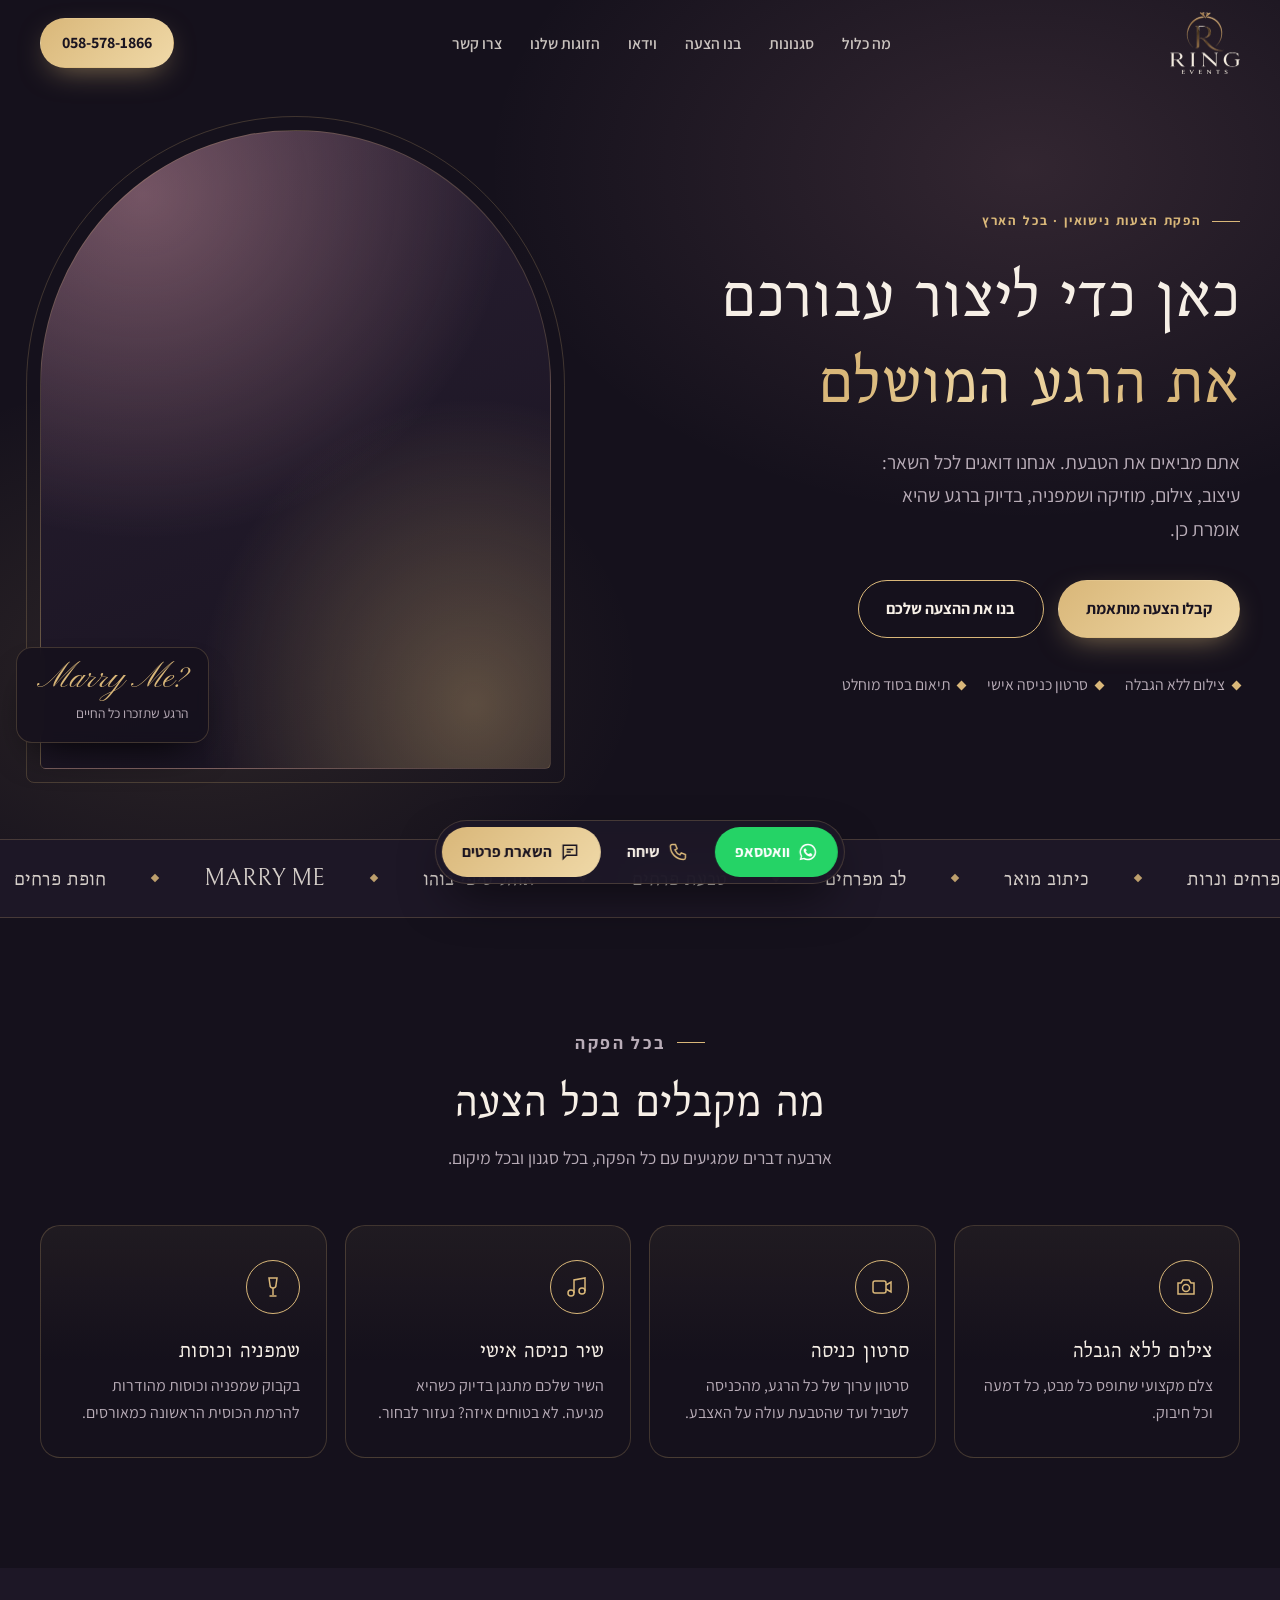
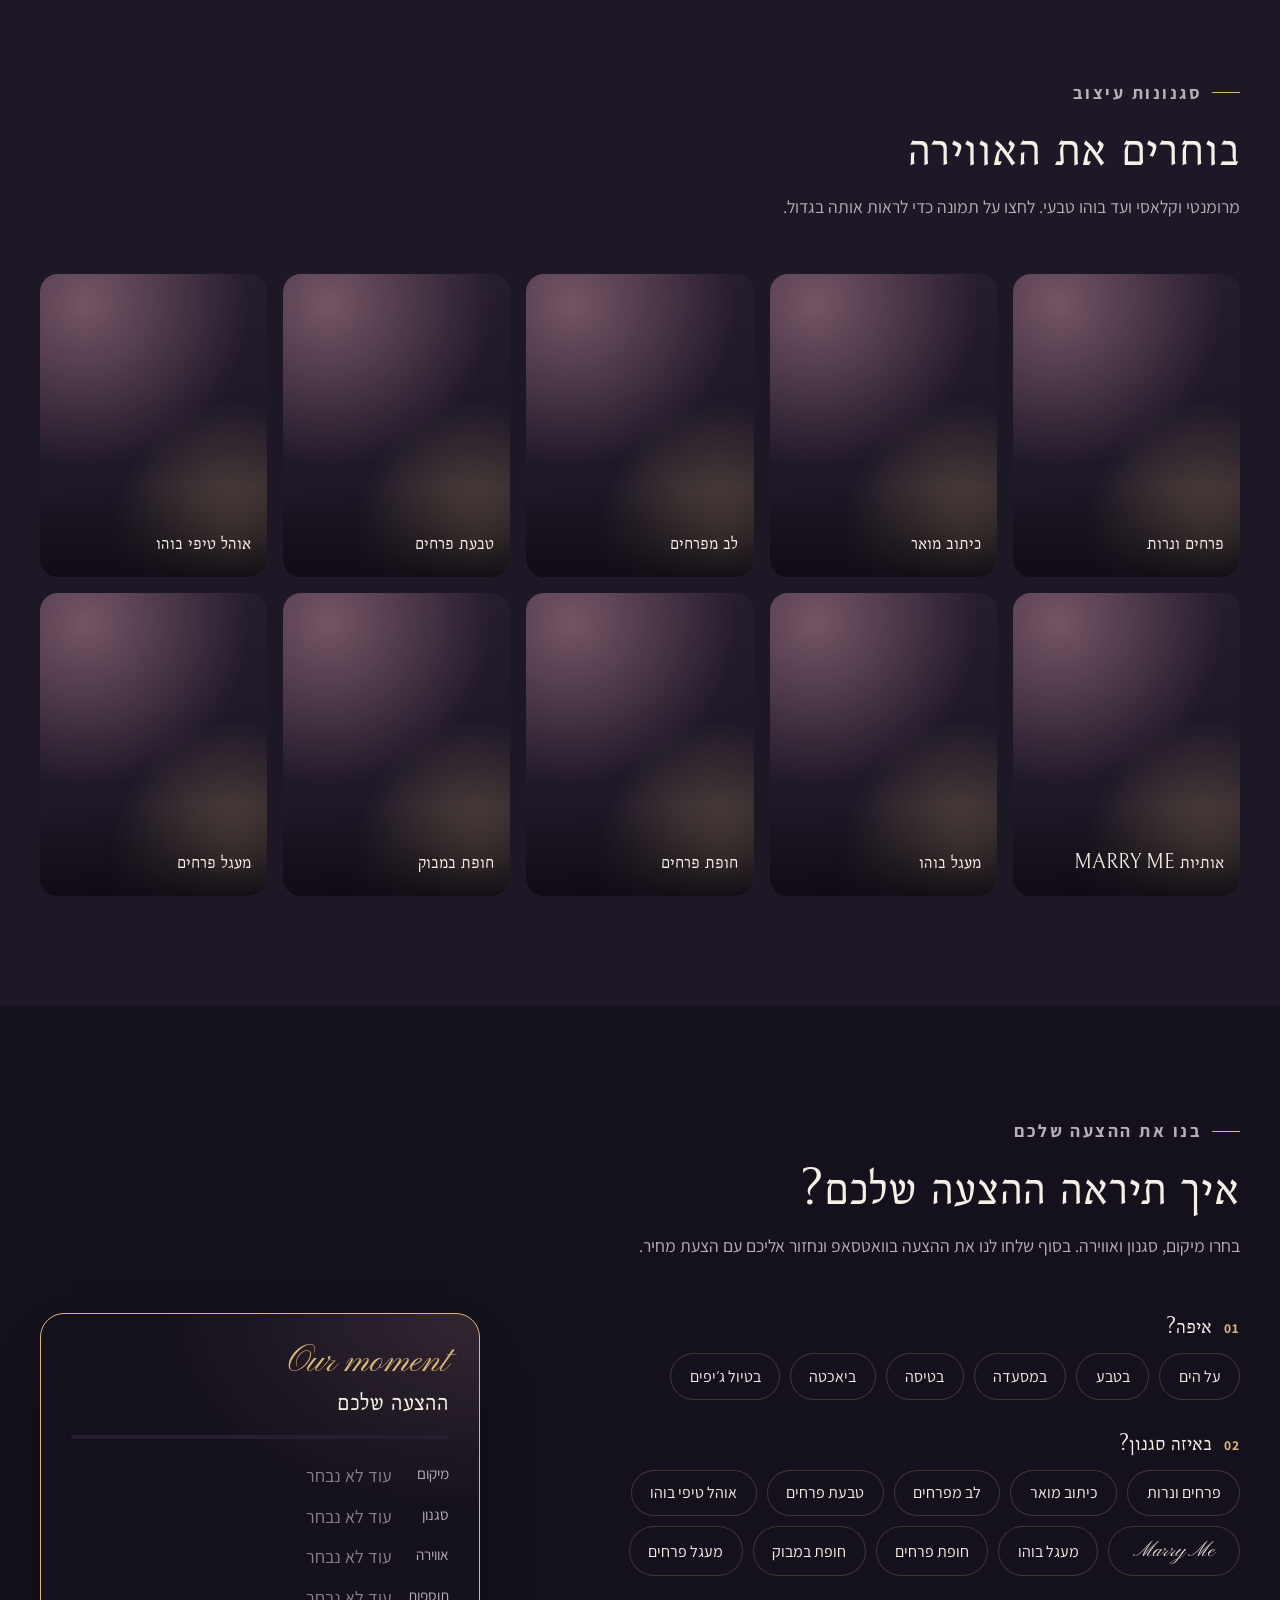
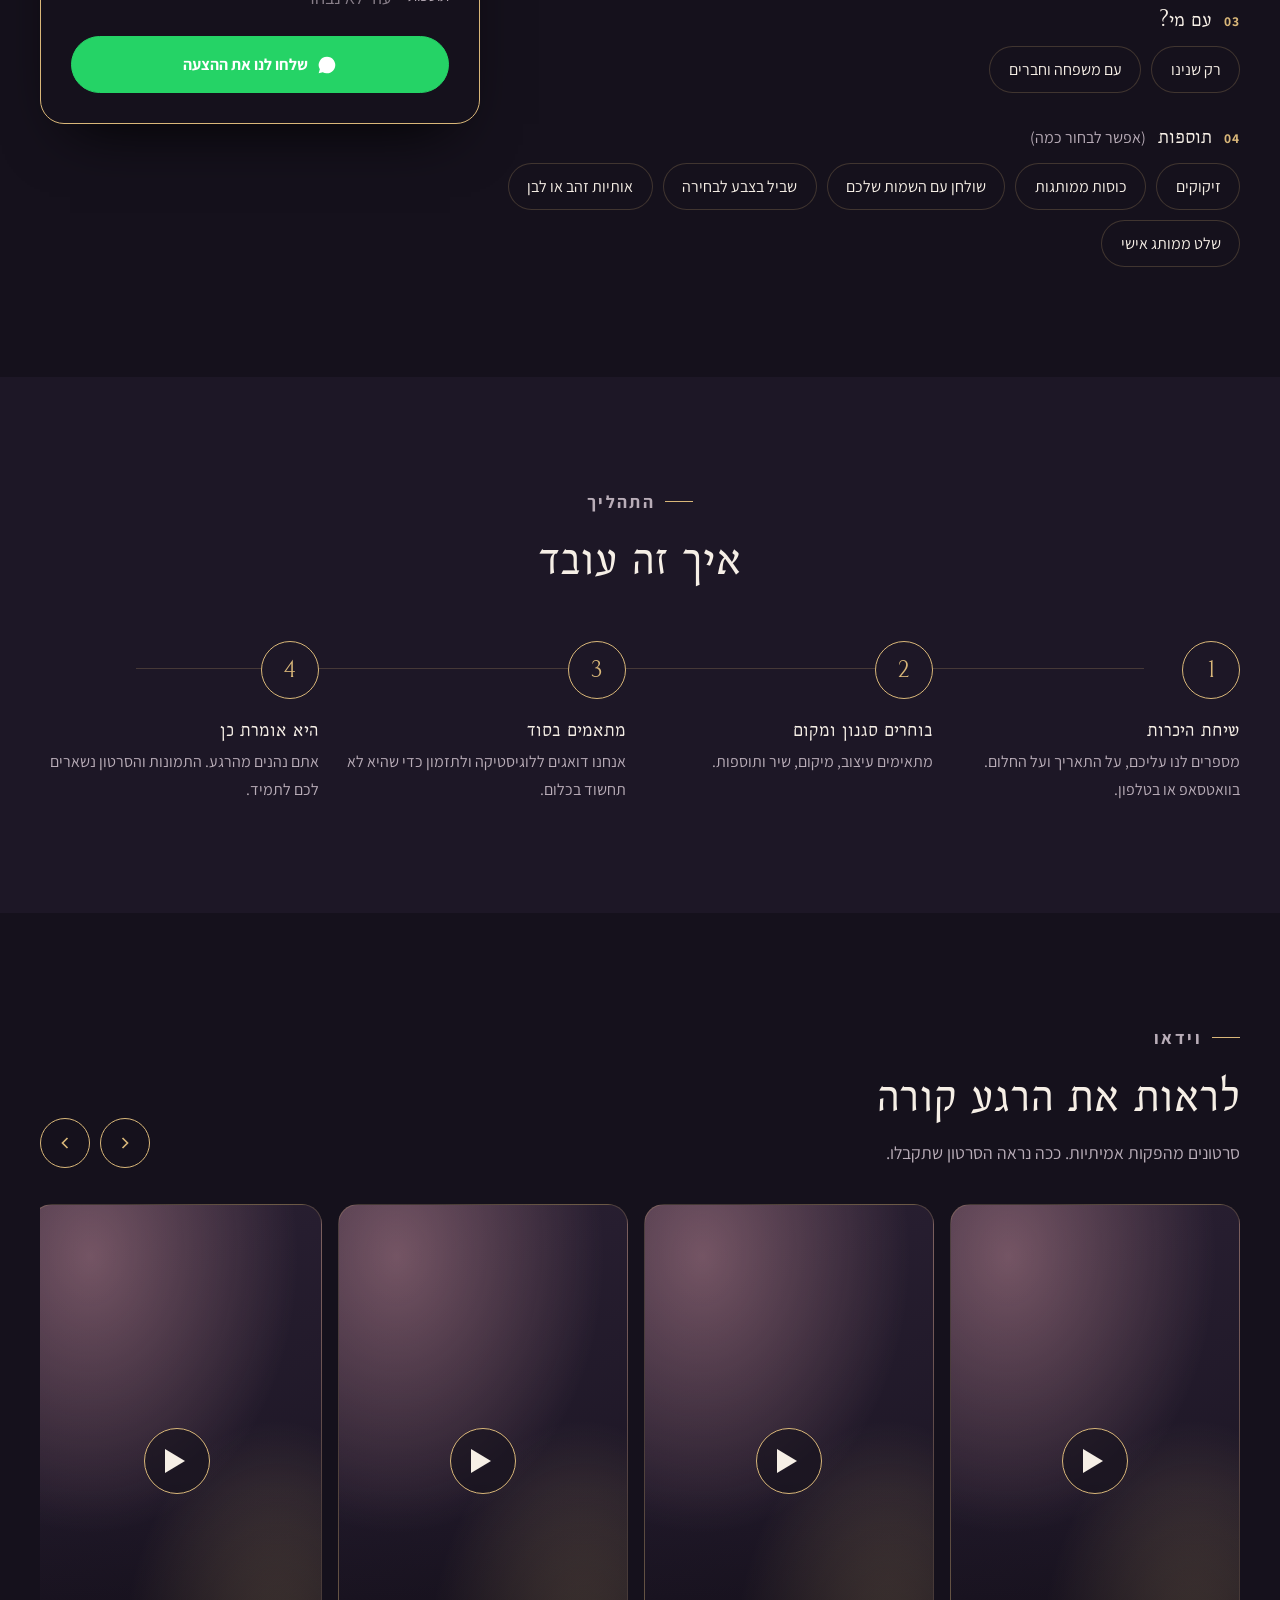
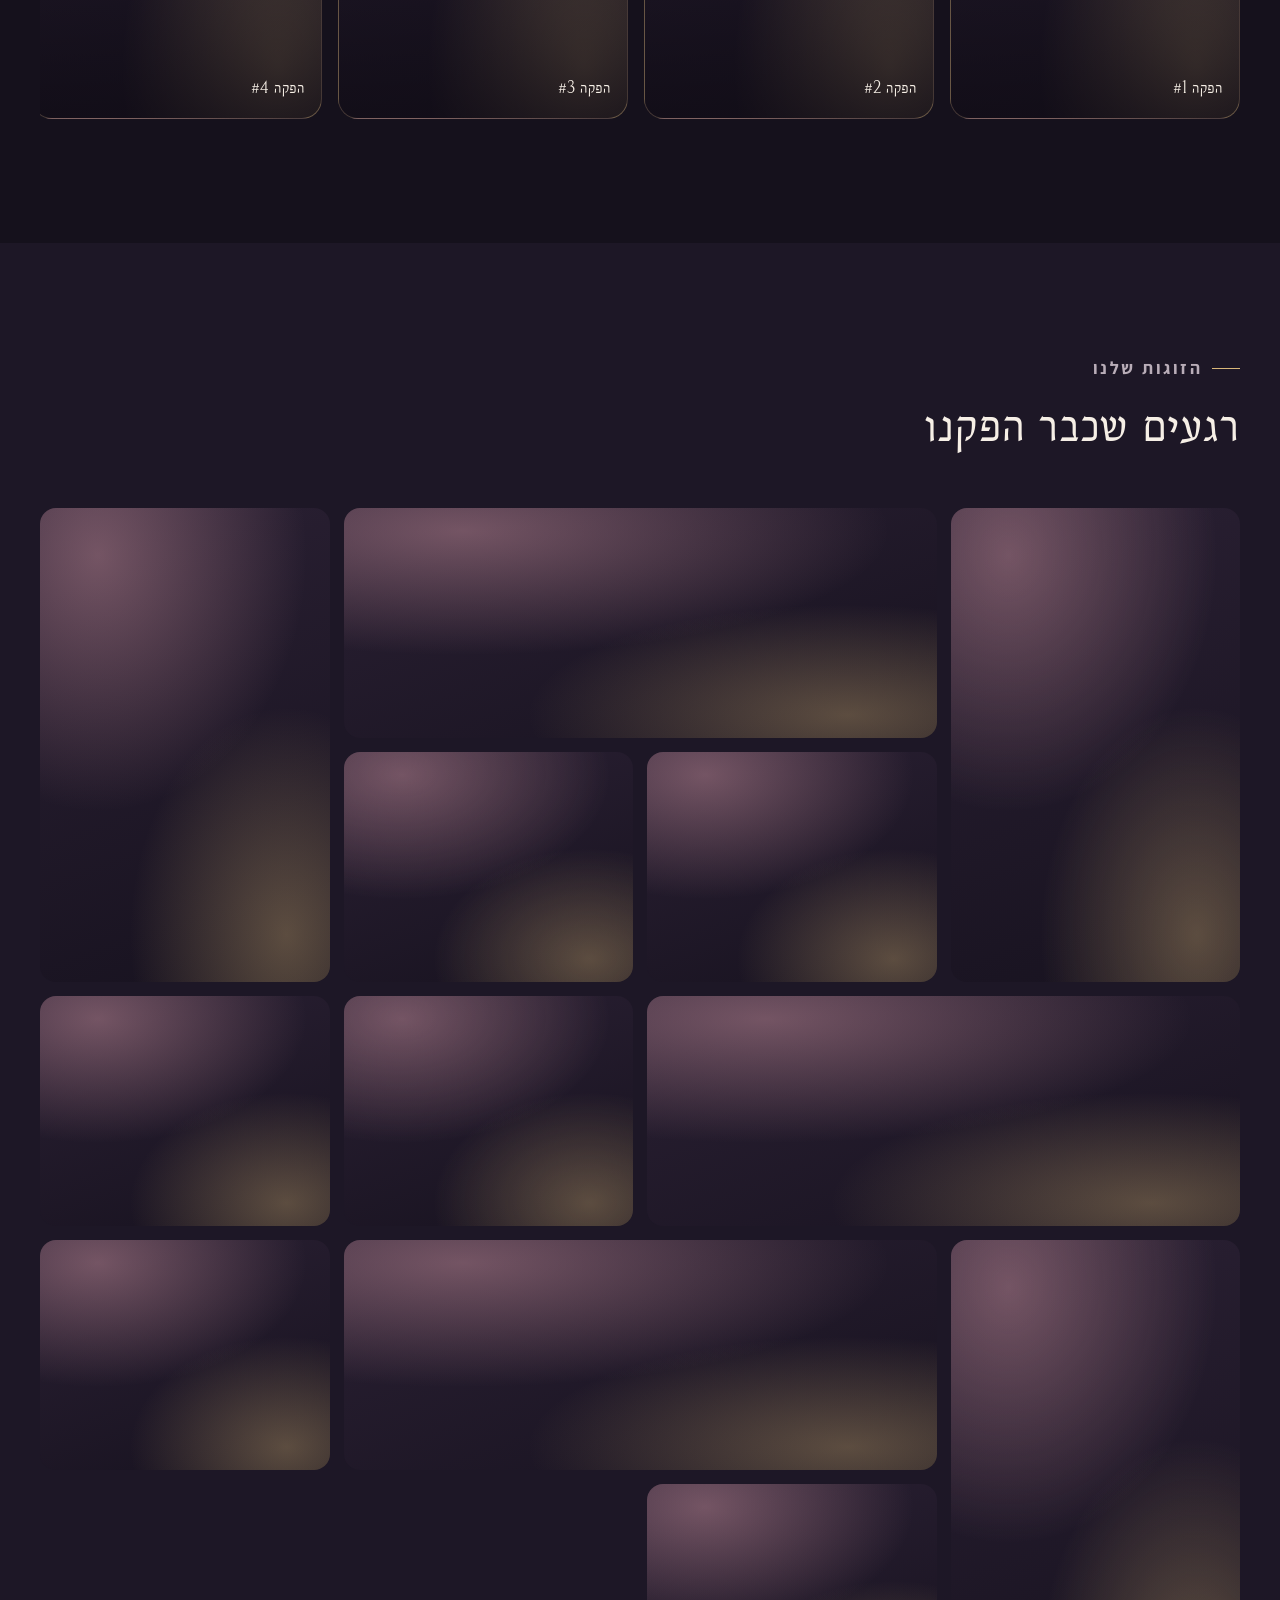
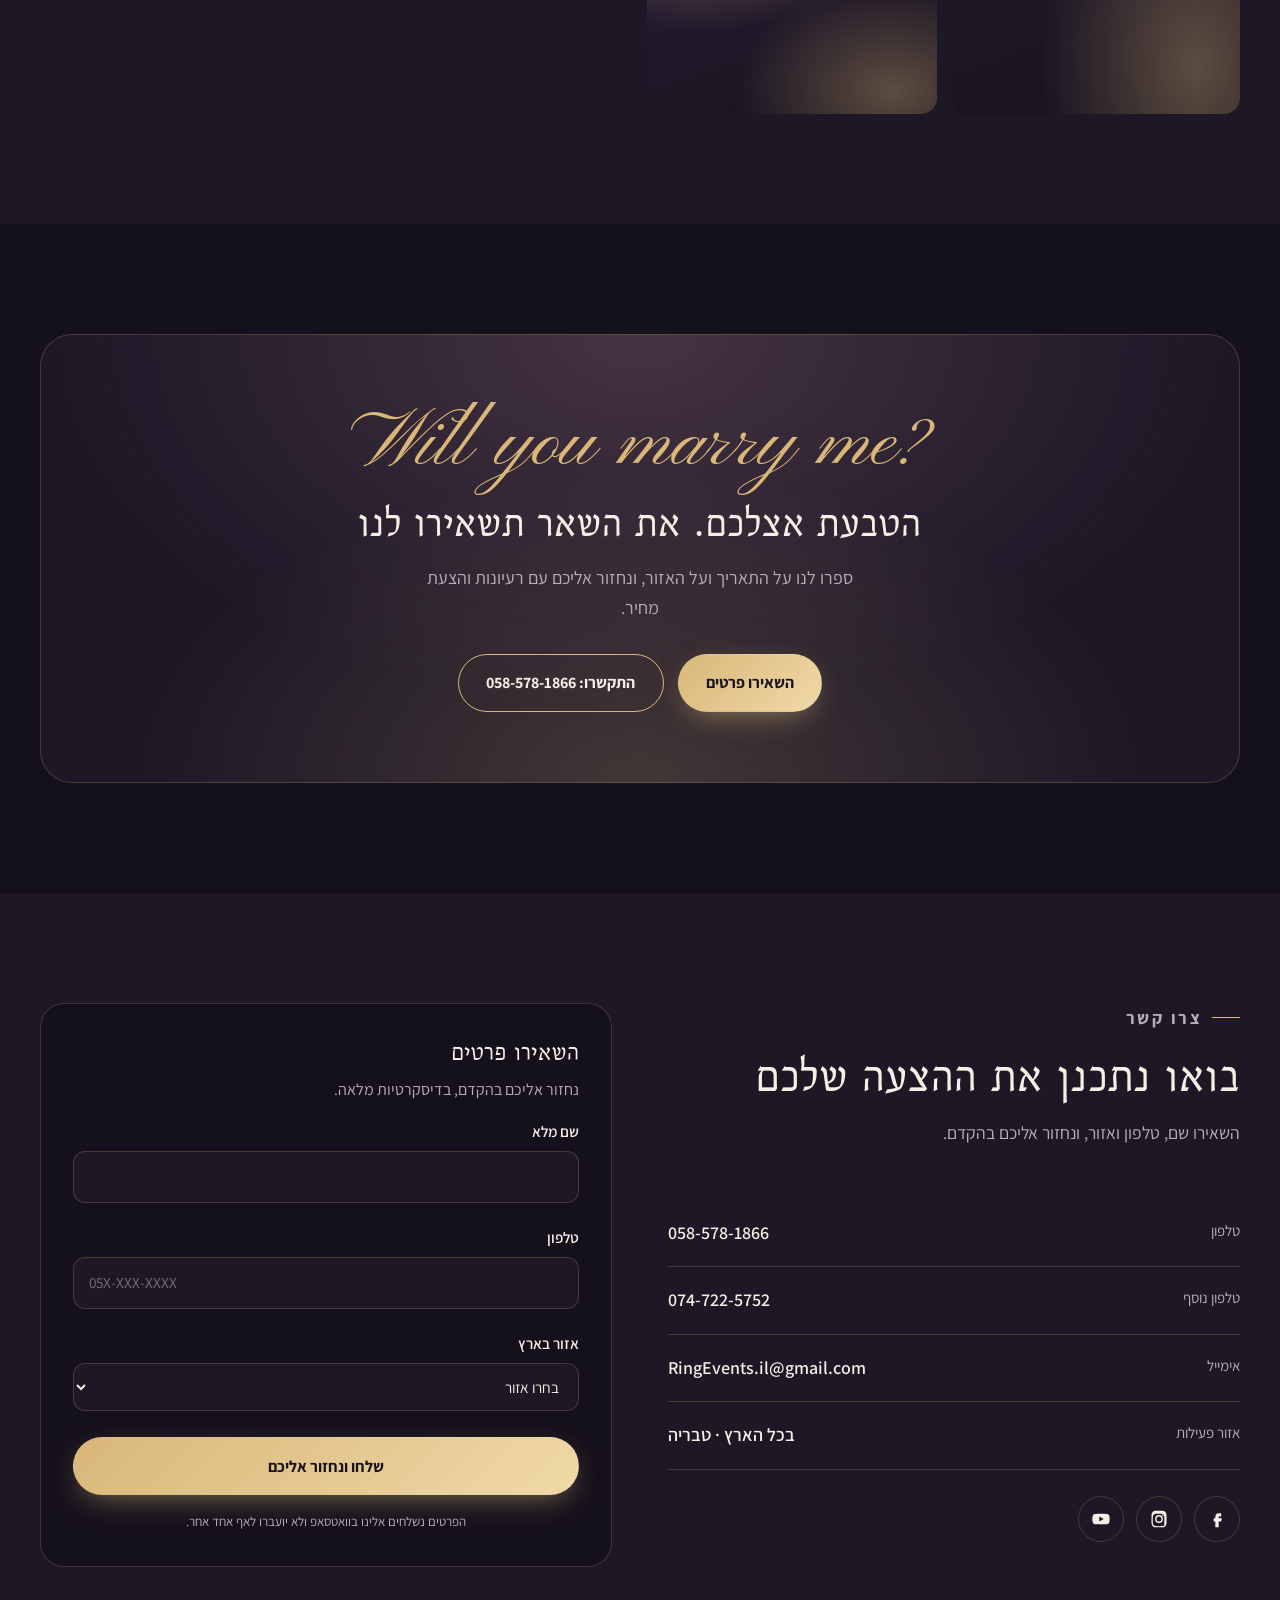
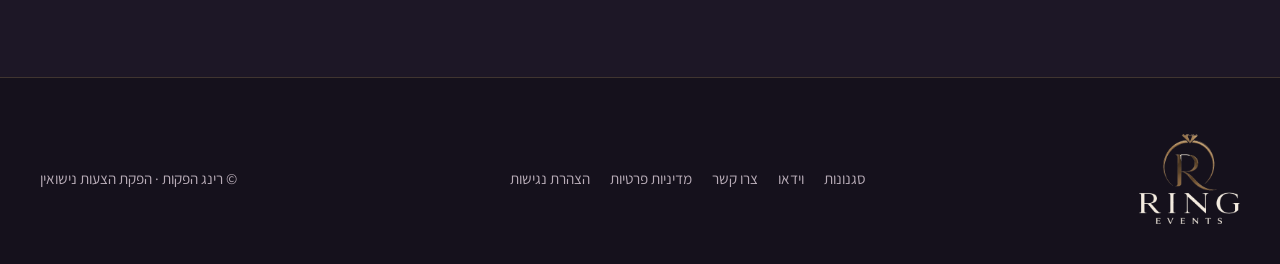
<file: v1/index.html>
<!DOCTYPE html>
<html lang="he" dir="rtl">
<head>
<meta charset="utf-8">
<meta name="viewport" content="width=device-width, initial-scale=1">
<title>רינג הפקות | הפקת הצעות נישואין בכל הארץ</title>
<meta name="description" content="רינג הפקות – הפקת הצעות נישואין מרגשות בכל הארץ. צילום ללא הגבלה, סרטון כניסה אישי, שיר לבחירתכם ושמפניה בכל הפקה. על הים, בטבע, במסעדה, בטיסה או ביאכטה.">
<meta name="theme-color" content="#15111c">
<meta property="og:type" content="website">
<meta property="og:title" content="רינג הפקות – הצעות נישואין מרגשות">
<meta property="og:description" content="כאן כדי ליצור עבורכם את הרגע המושלם. הפקת הצעות נישואין בכל הארץ.">
<meta property="og:image" content="https://ringevents.co.il/wp-content/uploads/2024/11/IMG_5479-scaled-e1731613834929.jpg">
<link rel="icon" type="image/png" href="logo-light.png">
<link rel="preconnect" href="https://fonts.googleapis.com">
<link rel="preconnect" href="https://fonts.gstatic.com" crossorigin>
<link href="https://fonts.googleapis.com/css2?family=Bellefair&family=Assistant:wght@300;400;600;700;800&family=Pinyon+Script&display=swap" rel="stylesheet">
<script type="application/ld+json">
{"@context":"https://schema.org","@type":"LocalBusiness","name":"רינג הפקות","alternateName":"Ring Events","description":"הפקת הצעות נישואין בכל הארץ","telephone":"+972-58-578-1866","email":"RingEvents.il@gmail.com","address":{"@type":"PostalAddress","addressLocality":"טבריה","addressCountry":"IL"},"areaServed":"IL","url":"https://ringevents.co.il/","image":"https://ringevents.co.il/wp-content/uploads/2024/11/IMG_5479-scaled-e1731613834929.jpg","sameAs":["https://www.facebook.com/RingEvents.il","https://www.instagram.com/ring_events_","https://www.youtube.com/channel/UC25QVVGlGbdLrEeHdpeA7HQ"]}
</script>
<style>
:root{
  /* כיוון: ערב שקיעה – לילה עמוק, זהב שמפניה, ורוד פרחים. פריסה: מסכים רחבים, קשתות כמו טבעת, תנועה עדינה */
  --night:#15111c;
  --night-2:#1d1726;
  --night-3:#261e31;
  --ink:#f6efe6;
  --muted:#b9adb8;
  --gold:#d9b779;
  --gold-2:#f0d9a8;
  --blush:#e7a6b1;
  --line:rgba(217,183,121,.22);
  --display:"Bellefair","Frank Ruhl Libre",Georgia,serif;
  --body:"Assistant","Heebo",Arial,sans-serif;
  --script:"Pinyon Script",cursive;
  --bar-h:0px;
  color-scheme:dark;
}
*{box-sizing:border-box;margin:0;padding:0}
html{scroll-behavior:smooth;scroll-padding-top:90px}
body{background:var(--night);color:var(--ink);font-family:var(--body);font-size:18px;line-height:1.7;padding-bottom:var(--bar-h);overflow-x:hidden}
img{max-width:100%;display:block}
a{color:inherit}
button{font:inherit;color:inherit}
:focus-visible{outline:2px solid var(--gold);outline-offset:3px}
h1,h2,h3{font-family:var(--display);font-weight:400;line-height:1.12;text-wrap:balance}
.wrap{width:min(1200px,100% - 40px);margin-inline:auto}
.eyebrow{display:inline-flex;align-items:center;gap:10px;color:var(--gold);letter-spacing:.14em;font-size:.82rem;font-weight:700}
.eyebrow::before{content:"";width:28px;height:1px;background:var(--gold)}
.script,.stamp span,.opt.script{direction:ltr;unicode-bidi:isolate}
.gold-text{background:linear-gradient(100deg,var(--gold) 10%,var(--gold-2) 45%,var(--gold) 80%);-webkit-background-clip:text;background-clip:text;color:transparent}

.btn{display:inline-flex;align-items:center;justify-content:center;gap:.55em;padding:.9em 1.7em;border-radius:999px;font-weight:700;text-decoration:none;border:1px solid var(--gold);transition:transform .2s,background .2s,color .2s,box-shadow .2s;font-size:1rem;cursor:pointer;white-space:nowrap}
.btn svg{width:20px;height:20px;flex:none}
.btn-gold{background:linear-gradient(135deg,var(--gold),var(--gold-2));color:#1a1420;border-color:transparent;box-shadow:0 10px 30px -10px rgba(217,183,121,.6)}
.btn-gold:hover{transform:translateY(-2px);box-shadow:0 14px 34px -10px rgba(217,183,121,.8)}
.btn-ghost{background:transparent;color:var(--ink)}
.btn-ghost:hover{background:rgba(217,183,121,.12)}
.btn-wa{background:#25d366;border-color:#25d366;color:#fff}
.btn-wa:hover{transform:translateY(-2px)}

.ph{position:relative;overflow:hidden;background:
  radial-gradient(120% 90% at 20% 10%,rgba(231,166,177,.4),transparent 60%),
  radial-gradient(90% 80% at 85% 90%,rgba(217,183,121,.35),transparent 60%),
  linear-gradient(160deg,#2a2033,#17121f)}
.ph img{width:100%;height:100%;object-fit:cover;transition:transform .8s ease}

.rv{transition:opacity .9s ease,transform .9s ease}
.js .rv.pre{opacity:0;transform:translateY(24px)}

/* header */
header{position:fixed;inset-inline:0;top:0;z-index:40;transition:background .3s,border-color .3s;border-bottom:1px solid transparent}
header.solid{background:rgba(21,17,28,.9);backdrop-filter:blur(12px);border-color:var(--line)}
.nav{display:flex;align-items:center;justify-content:space-between;gap:20px;padding:12px 0}
.logo img{height:62px;width:auto}
.nav ul{display:flex;gap:28px;list-style:none}
.nav ul a{text-decoration:none;color:var(--ink);opacity:.8;font-weight:600;font-size:.98rem;position:relative}
.nav ul a::after{content:"";position:absolute;inset-inline:0;bottom:-4px;height:1px;background:var(--gold);transform:scaleX(0);transition:transform .25s}
.nav ul a:hover{opacity:1}
.nav ul a:hover::after{transform:scaleX(1)}
.nav .btn{padding:.65em 1.3em}
@media (max-width:960px){.nav ul{display:none}.logo img{height:52px}}

/* hero */
.hero{position:relative;padding:130px 0 70px;isolation:isolate}
.hero::before{content:"";position:absolute;inset:0;z-index:-1;background:
  radial-gradient(60% 60% at 80% 20%,rgba(231,166,177,.14),transparent 70%),
  radial-gradient(50% 50% at 15% 80%,rgba(217,183,121,.12),transparent 70%)}
.hero-grid{display:grid;grid-template-columns:1.1fr .9fr;gap:64px;align-items:center}
.hero h1{font-size:clamp(2.7rem,6vw,5.2rem);margin:18px 0 0}
.hero h1 .gold-text{display:inline-block}
.hero .lead{color:var(--muted);font-size:1.22rem;max-width:36ch;margin:24px 0 34px}
.hero .ctas{display:flex;flex-wrap:wrap;gap:14px}
.ticks{display:flex;flex-wrap:wrap;gap:10px 22px;margin-top:34px;list-style:none;color:var(--muted);font-size:.98rem}
.ticks li{display:flex;align-items:center;gap:8px}
.ticks li::before{content:"";width:7px;height:7px;transform:rotate(45deg);background:var(--gold)}
.arch{position:relative}
.arch .ph{aspect-ratio:4/5;border-radius:999px 999px 22px 22px;border:1px solid var(--line)}
.arch::before{content:"";position:absolute;inset:-14px;border:1px solid var(--line);border-radius:999px 999px 30px 30px;pointer-events:none}
.stamp{position:absolute;bottom:26px;inset-inline-end:-24px;background:rgba(21,17,28,.86);backdrop-filter:blur(6px);border:1px solid var(--line);border-radius:16px;padding:14px 20px;box-shadow:0 20px 40px -20px #000}
.stamp span{font-family:var(--script);font-size:2.2rem;color:var(--gold);line-height:1;display:block}
.stamp small{color:var(--muted);font-size:.85rem}
@media (max-width:900px){.hero{padding-top:100px}.hero-grid{grid-template-columns:1fr;gap:40px}.arch{order:-1;max-width:420px;margin-inline:auto;width:100%}.arch .ph{aspect-ratio:1/1.05}.stamp{inset-inline-end:8px}}

/* marquee */
.marquee{border-block:1px solid var(--line);background:var(--night-2);overflow:hidden;padding:18px 0}
.marquee-track{display:flex;gap:46px;width:max-content;animation:mq 40s linear infinite}
.marquee span{font-family:var(--display);font-size:1.5rem;color:var(--ink);opacity:.85;display:flex;align-items:center;gap:46px;white-space:nowrap}
.marquee span::after{content:"";width:6px;height:6px;transform:rotate(45deg);background:var(--gold)}
@keyframes mq{to{transform:translateX(50%)}}

section{padding:110px 0}
.head{display:flex;flex-direction:column;gap:12px;margin-bottom:52px;max-width:680px}
.head.center{margin-inline:auto;text-align:center;align-items:center}
.head h2{font-size:clamp(2.1rem,4.4vw,3.4rem)}
.head p{color:var(--muted);font-size:1.1rem}
.alt{background:var(--night-2)}

/* included */
.incl{display:grid;grid-template-columns:repeat(4,1fr);gap:18px}
.incl article{position:relative;padding:34px 26px 30px;border:1px solid var(--line);border-radius:20px;background:linear-gradient(180deg,rgba(217,183,121,.06),transparent 60%);transition:transform .3s,border-color .3s}
.incl article:hover{transform:translateY(-6px);border-color:rgba(217,183,121,.5)}
.incl .ic{width:54px;height:54px;border-radius:50%;border:1px solid var(--gold);display:grid;place-items:center;margin-bottom:22px}
.incl .ic svg{width:24px;height:24px;stroke:var(--gold);fill:none;stroke-width:1.5}
.incl h3{font-size:1.6rem;margin-bottom:8px}
.incl p{color:var(--muted);font-size:1rem}
@media (max-width:960px){.incl{grid-template-columns:1fr 1fr}}
@media (max-width:520px){.incl{grid-template-columns:1fr}}

/* styles gallery */
.style-grid{display:grid;grid-template-columns:repeat(5,1fr);gap:16px}
.style-card{all:unset;cursor:zoom-in;display:block;position:relative;border-radius:18px;overflow:hidden;aspect-ratio:3/4}
.style-card .ph{position:absolute;inset:0}
.style-card:hover img{transform:scale(1.06)}
.style-card .cap{position:absolute;inset-inline:0;bottom:0;padding:40px 16px 16px;background:linear-gradient(0deg,rgba(15,11,20,.92),transparent);font-family:var(--display);font-size:1.25rem}
.style-card:focus-visible{outline:2px solid var(--gold);outline-offset:3px}
@media (max-width:1000px){.style-grid{grid-template-columns:repeat(3,1fr)}}
@media (max-width:600px){.style-grid{grid-template-columns:repeat(2,1fr);gap:10px}}

/* builder */
.builder{display:grid;grid-template-columns:1.25fr .75fr;gap:28px;align-items:start}
.b-steps{display:flex;flex-direction:column;gap:30px}
.b-step h3{font-size:1.45rem;display:flex;align-items:baseline;gap:12px;margin-bottom:14px}
.b-step h3 small{font-family:var(--body);font-size:.85rem;color:var(--gold);font-weight:700;letter-spacing:.08em}
.b-step h3 em{font-family:var(--body);font-style:normal;font-size:1rem;color:var(--muted)}
.opts{display:flex;flex-wrap:wrap;gap:10px}
.opt{cursor:pointer;border:1px solid var(--line);background:var(--night);border-radius:999px;padding:.55em 1.15em;font-size:1rem;transition:all .2s}
.opt:hover{border-color:var(--gold)}
.opt[aria-pressed="true"]{background:var(--gold);color:#1a1420;border-color:var(--gold);font-weight:700}
.opt.script{font-family:var(--script);font-size:1.3rem;padding:.3em 1.15em}
.summary{position:sticky;top:100px;border:1px solid var(--gold);border-radius:24px;padding:30px;background:radial-gradient(120% 80% at 100% 0%,rgba(231,166,177,.14),transparent 60%),var(--night);box-shadow:0 30px 60px -30px #000}
.summary .script{font-family:var(--script);color:var(--gold);font-size:2.3rem;line-height:1}
.summary h3{font-size:1.7rem;margin:6px 0 18px}
.summary dl{display:grid;grid-template-columns:auto 1fr;gap:10px 16px;margin-bottom:22px}
.summary dt{color:var(--muted);font-size:.95rem}
.summary dd{font-weight:600}
.summary dd.empty{color:var(--muted);font-weight:400;opacity:.7}
.summary .meter{height:4px;border-radius:4px;background:var(--night-3);overflow:hidden;margin-bottom:22px}
.summary .meter i{display:block;height:100%;width:0;background:linear-gradient(90deg,var(--gold),var(--blush));transition:width .4s}
.summary .btn{width:100%}
@media (max-width:900px){.builder{grid-template-columns:1fr}.summary{position:static}}

/* process */
.steps{display:grid;grid-template-columns:repeat(4,1fr);gap:28px;counter-reset:s;position:relative}
.steps::before{content:"";position:absolute;top:27px;inset-inline:8%;height:1px;background:var(--line)}
.steps li{list-style:none;counter-increment:s;position:relative}
.steps li::before{content:counter(s);display:grid;place-items:center;width:56px;height:56px;border-radius:50%;border:1px solid var(--gold);background:var(--night-2);color:var(--gold);font-family:var(--display);font-size:1.5rem;margin-bottom:18px;position:relative}
.steps h3{font-size:1.4rem;margin-bottom:6px}
.steps p{color:var(--muted);font-size:1rem}
@media (max-width:900px){.steps{grid-template-columns:1fr 1fr}.steps::before{display:none}}
@media (max-width:480px){.steps{grid-template-columns:1fr}}

/* reels */
.reels-head{display:flex;justify-content:space-between;align-items:end;gap:20px;flex-wrap:wrap;margin-bottom:36px}
.reels-head .head{margin-bottom:0}
.arrows{display:flex;gap:10px}
.arrows button{width:50px;height:50px;border-radius:50%;border:1px solid var(--gold);background:transparent;cursor:pointer;display:grid;place-items:center}
.arrows button:hover{background:rgba(217,183,121,.15)}
.arrows svg{width:20px;height:20px;stroke:var(--gold);fill:none;stroke-width:2}
.reels{display:grid;grid-auto-flow:column;grid-auto-columns:clamp(220px,24vw,290px);gap:16px;overflow-x:auto;scroll-snap-type:x mandatory;padding-bottom:14px;scrollbar-width:thin;scrollbar-color:var(--gold) transparent}
.reel{position:relative;aspect-ratio:9/16;border-radius:20px;overflow:hidden;scroll-snap-align:start;border:1px solid var(--line)}
.reel button{all:unset;cursor:pointer;position:absolute;inset:0;display:grid;place-items:center}
.reel button:focus-visible{outline:2px solid var(--gold);outline-offset:-4px}
.reel img{position:absolute;inset:0;width:100%;height:100%;object-fit:cover;transform:scale(1.35)}
.reel button::after{content:"";position:absolute;inset:0;background:linear-gradient(0deg,rgba(15,11,20,.7),transparent 45%)}
.reel .play{position:relative;z-index:1;width:66px;height:66px;border-radius:50%;background:rgba(21,17,28,.6);backdrop-filter:blur(4px);border:1px solid var(--gold);display:grid;place-items:center;transition:transform .2s}
.reel button:hover .play{transform:scale(1.1)}
.reel .play::before{content:"";border-style:solid;border-width:12px 0 12px 20px;border-color:transparent transparent transparent var(--ink);margin-inline-end:-5px}
.reel .tag{position:absolute;z-index:1;bottom:14px;inset-inline-start:16px;font-family:var(--display);font-size:1.1rem}
.reel iframe{position:absolute;inset:0;width:100%;height:100%;border:0}

/* couples */
.mosaic{display:grid;grid-template-columns:repeat(4,1fr);grid-auto-rows:230px;gap:14px}
.mosaic button{all:unset;cursor:zoom-in;display:block;border-radius:16px;overflow:hidden;position:relative}
.mosaic button .ph{position:absolute;inset:0}
.mosaic button:hover img{transform:scale(1.06)}
.mosaic button:focus-visible{outline:2px solid var(--gold);outline-offset:3px}
.mosaic .tall{grid-row:span 2}
.mosaic .wide{grid-column:span 2}
@media (max-width:760px){.mosaic{grid-template-columns:1fr 1fr;grid-auto-rows:170px;gap:10px}}

/* cta band */
.band{position:relative;border-radius:32px;overflow:hidden;padding:70px 40px;text-align:center;border:1px solid var(--line);background:radial-gradient(70% 120% at 50% 0%,rgba(231,166,177,.2),transparent 70%),radial-gradient(60% 100% at 50% 100%,rgba(217,183,121,.2),transparent 70%),var(--night-2)}
.band .script{font-family:var(--script);font-size:clamp(3rem,7vw,5rem);color:var(--gold);line-height:1}
.band h2{font-size:clamp(2rem,4vw,3rem);margin:10px 0 14px}
.band p{color:var(--muted);max-width:50ch;margin:0 auto 30px}
.band .ctas{display:flex;gap:14px;justify-content:center;flex-wrap:wrap}
@media (max-width:520px){.band{padding:50px 22px}}

/* contact */
.contact-grid{display:grid;grid-template-columns:1fr 1fr;gap:56px;align-items:start}
.lines{display:flex;flex-direction:column;margin-top:8px}
.lines a,.lines div{display:flex;justify-content:space-between;gap:16px;padding:18px 0;border-bottom:1px solid var(--line);text-decoration:none}
.lines small{color:var(--muted)}
.lines b{font-weight:600;direction:ltr;unicode-bidi:isolate}
.socials{display:flex;gap:12px;margin-top:26px}
.socials a{width:46px;height:46px;border-radius:50%;border:1px solid var(--line);display:grid;place-items:center}
.socials a:hover{border-color:var(--gold)}
.socials svg{width:20px;height:20px;fill:var(--ink)}
@media (max-width:900px){.contact-grid{grid-template-columns:1fr}}

/* forms */
.lead-form{background:var(--night);border:1px solid var(--line);border-radius:24px;padding:32px}
.fields{display:flex;flex-direction:column;gap:16px}
.lead-form h3{font-size:1.8rem}
.lead-form .sub{color:var(--muted);font-size:1rem;margin-top:-8px}
label{display:flex;flex-direction:column;gap:6px;font-weight:600;font-size:.95rem}
input,select{font:inherit;font-weight:400;background:var(--night-2);color:var(--ink);border:1px solid var(--line);border-radius:12px;padding:.8em 1em;width:100%}
input:focus,select:focus{outline:none;border-color:var(--gold);box-shadow:0 0 0 3px rgba(217,183,121,.18)}
[aria-invalid="true"]{border-color:var(--blush)!important}
.err{color:var(--blush);font-size:.88rem;min-height:1.2em;font-weight:400}
.err:empty{min-height:0}
.lead-form .btn{width:100%;margin-top:4px}
.privacy{font-size:.82rem;color:var(--muted);text-align:center}
.done{display:none;text-align:center;padding:10px 0}
.done .script{font-family:var(--script);font-size:2.6rem;color:var(--gold);line-height:1.1}
.done p{color:var(--muted);margin:8px 0 16px}
.lead-form.sent .fields{display:none}
.lead-form.sent .done{display:block}

/* footer */
footer{border-top:1px solid var(--line);padding:56px 0 40px;color:var(--muted);font-size:.95rem}
.foot{display:flex;justify-content:space-between;align-items:center;flex-wrap:wrap;gap:24px}
.foot img{height:90px;width:auto}
.foot nav{display:flex;gap:20px;flex-wrap:wrap}
.foot a{text-decoration:none}
.foot a:hover{color:var(--ink)}

/* sticky action bar */
.actionbar{position:fixed;z-index:45;bottom:16px;left:50%;transform:translateX(-50%);display:flex;gap:6px;padding:6px;border-radius:999px;background:rgba(29,23,38,.92);backdrop-filter:blur(12px);border:1px solid var(--line);box-shadow:0 20px 50px -15px rgba(0,0,0,.8)}
.actionbar a,.actionbar button{display:flex;align-items:center;gap:8px;padding:.75em 1.3em;border-radius:999px;font-weight:700;font-size:.98rem;text-decoration:none;border:0;cursor:pointer;background:transparent;white-space:nowrap}
.actionbar svg{width:20px;height:20px;flex:none}
.actionbar .wa{background:#25d366;color:#fff}
.actionbar .wa svg{fill:#fff}
.actionbar .call svg{fill:none;stroke:var(--gold);stroke-width:1.8}
.actionbar .call:hover{background:rgba(217,183,121,.12)}
.actionbar .lead{background:linear-gradient(135deg,var(--gold),var(--gold-2));color:#1a1420}
.actionbar .lead svg{fill:none;stroke:#1a1420;stroke-width:1.8}
@media (max-width:640px){
  .actionbar{left:0;right:0;bottom:0;transform:none;border-radius:20px 20px 0 0;padding:8px 8px calc(8px + env(safe-area-inset-bottom));gap:6px}
  .actionbar a,.actionbar button{flex:1;flex-direction:column;justify-content:center;gap:3px;padding:.55em .3em;font-size:.82rem;border-radius:14px}
  :root{--bar-h:78px}
}

/* modals */
.modal{position:fixed;inset:0;z-index:60;display:none;align-items:center;justify-content:center;padding:20px;background:rgba(8,6,12,.78);backdrop-filter:blur(6px)}
.modal.open{display:flex;animation:fade .3s ease}
@keyframes fade{from{opacity:0}}
.modal-card{position:relative;width:min(460px,100%);max-height:calc(100% - 20px);overflow:auto;border-radius:26px;border:1px solid var(--gold);background:var(--night-2)}
.modal-card .lead-form{border:0;background:transparent;padding-top:26px}
.x{position:absolute;top:12px;inset-inline-start:12px;z-index:2;width:40px;height:40px;border-radius:50%;border:1px solid var(--line);background:rgba(21,17,28,.7);cursor:pointer;display:grid;place-items:center;font-size:1.4rem;line-height:1}
.x:hover{border-color:var(--gold)}
.offer-top{position:relative;padding:38px 30px 0;text-align:center;background:radial-gradient(100% 120% at 50% 0%,rgba(231,166,177,.25),transparent 70%)}
.offer-top .script{font-family:var(--script);color:var(--gold);font-size:2.4rem;line-height:1}
.offer-top h3{font-size:1.65rem;margin-top:6px}
.price{display:flex;flex-direction:column;align-items:center;margin:14px 0 4px}
.price small{color:var(--muted);font-size:1rem}
.price b{font-family:var(--display);font-weight:400;font-size:3.6rem;line-height:1.05}
.offer-top .note{color:var(--muted);font-size:.95rem}
.offer-incl{display:flex;flex-wrap:wrap;justify-content:center;gap:6px 14px;list-style:none;margin:14px 0 0;font-size:.9rem;color:var(--ink)}
.offer-incl li::before{content:"✓ ";color:var(--gold)}

/* lightbox */
.lb{position:fixed;inset:0;z-index:70;display:none;align-items:center;justify-content:center;background:rgba(8,6,12,.94)}
.lb.open{display:flex}
.lb img{max-width:min(92vw,1100px);max-height:84vh;border-radius:14px;object-fit:contain}
.lb .x{top:20px;inset-inline-start:20px}
.lb .nav-b{position:absolute;top:50%;transform:translateY(-50%);width:54px;height:54px;border-radius:50%;border:1px solid var(--gold);background:rgba(21,17,28,.6);cursor:pointer;display:grid;place-items:center}
.lb .nav-b svg{width:22px;height:22px;stroke:var(--gold);fill:none;stroke-width:2}
.lb .prev{right:20px}.lb .next{left:20px}
.lb .count{position:absolute;bottom:22px;left:50%;transform:translateX(-50%);color:var(--muted);font-size:.9rem;direction:ltr}

@media (prefers-reduced-motion:reduce){html{scroll-behavior:auto}*,*::before,*::after{animation:none!important;transition:none!important}.js .rv.pre{opacity:1;transform:none}}
</style>
</head>
<body>
<script>document.body.classList.add('js')</script>

<header id="hdr">
  <div class="wrap nav">
    <a class="logo" href="#top" aria-label="רינג הפקות – לראש העמוד"><img src="logo-light.png" alt="Ring Events – רינג הפקות" width="71" height="62"></a>
    <ul>
      <li><a href="#included">מה כלול</a></li>
      <li><a href="#styles">סגנונות</a></li>
      <li><a href="#builder">בנו הצעה</a></li>
      <li><a href="#videos">וידאו</a></li>
      <li><a href="#couples">הזוגות שלנו</a></li>
      <li><a href="#contact">צרו קשר</a></li>
    </ul>
    <a class="btn btn-gold" href="tel:0585781866" data-track="call">058-578-1866</a>
  </div>
</header>

<main id="top">
  <section class="hero">
    <div class="wrap hero-grid">
      <div class="rv">
        <p class="eyebrow">הפקת הצעות נישואין · בכל הארץ</p>
        <h1>כאן כדי ליצור עבורכם <span class="gold-text">את הרגע המושלם</span></h1>
        <p class="lead">אתם מביאים את הטבעת. אנחנו דואגים לכל השאר: עיצוב, צילום, מוזיקה ושמפניה, בדיוק ברגע שהיא אומרת כן.</p>
        <div class="ctas">
          <button class="btn btn-gold" type="button" data-open="leadModal">קבלו הצעה מותאמת</button>
          <a class="btn btn-ghost" href="#builder">בנו את ההצעה שלכם</a>
        </div>
        <ul class="ticks">
          <li>צילום ללא הגבלה</li>
          <li>סרטון כניסה אישי</li>
          <li>תיאום בסוד מוחלט</li>
        </ul>
      </div>
      <div class="arch rv">
        <div class="ph"><img src="https://ringevents.co.il/wp-content/uploads/2024/11/IMG_5479-scaled-e1731613834929-1024x709.jpg" alt="הצעת נישואין על חוף הים בהפקת רינג הפקות" fetchpriority="high" onerror="this.remove()"></div>
        <div class="stamp"><span>Marry Me?</span><small>הרגע שתזכרו כל החיים</small></div>
      </div>
    </div>
  </section>

  <div class="marquee" aria-hidden="true">
    <div class="marquee-track">
      <span>פרחים ונרות</span><span>כיתוב מואר</span><span>לב מפרחים</span><span>טבעת פרחים</span><span>אוהל טיפי בוהו</span><span>MARRY ME</span><span>חופת פרחים</span><span>שקיעה על הים</span><span>יאכטה פרטית</span><span>זיקוקים</span>
      <span>פרחים ונרות</span><span>כיתוב מואר</span><span>לב מפרחים</span><span>טבעת פרחים</span><span>אוהל טיפי בוהו</span><span>MARRY ME</span><span>חופת פרחים</span><span>שקיעה על הים</span><span>יאכטה פרטית</span><span>זיקוקים</span>
    </div>
  </div>

  <section id="included">
    <div class="wrap">
      <div class="head center rv">
        <p class="eyebrow">בכל הפקה</p>
        <h2>מה מקבלים בכל הצעה</h2>
        <p>ארבעה דברים שמגיעים עם כל הפקה, בכל סגנון ובכל מיקום.</p>
      </div>
      <div class="incl">
        <article class="rv"><div class="ic"><svg viewBox="0 0 24 24"><path d="M4 8h3l2-3h6l2 3h3v11H4z"/><circle cx="12" cy="13" r="3.5"/></svg></div><h3>צילום ללא הגבלה</h3><p>צלם מקצועי שתופס כל מבט, כל דמעה וכל חיבוק.</p></article>
        <article class="rv"><div class="ic"><svg viewBox="0 0 24 24"><rect x="3" y="6" width="13" height="12" rx="2"/><path d="M16 10l5-3v10l-5-3"/></svg></div><h3>סרטון כניסה</h3><p>סרטון ערוך של כל הרגע, מהכניסה לשביל ועד שהטבעת עולה על האצבע.</p></article>
        <article class="rv"><div class="ic"><svg viewBox="0 0 24 24"><path d="M9 18V5l11-2v13"/><circle cx="6" cy="18" r="3"/><circle cx="17" cy="16" r="3"/></svg></div><h3>שיר כניסה אישי</h3><p>השיר שלכם מתנגן בדיוק כשהיא מגיעה. לא בטוחים איזה? נעזור לבחור.</p></article>
        <article class="rv"><div class="ic"><svg viewBox="0 0 24 24"><path d="M8 3h8l-1 7a3 3 0 0 1-6 0z"/><path d="M12 13v7M8.5 21h7"/></svg></div><h3>שמפניה וכוסות</h3><p>בקבוק שמפניה וכוסות מהודרות להרמת הכוסית הראשונה כמאורסים.</p></article>
      </div>
    </div>
  </section>

  <section id="styles" class="alt">
    <div class="wrap">
      <div class="head rv">
        <p class="eyebrow">סגנונות עיצוב</p>
        <h2>בוחרים את האווירה</h2>
        <p>מרומנטי וקלאסי ועד בוהו טבעי. לחצו על תמונה כדי לראות אותה בגדול.</p>
      </div>
      <div class="style-grid" data-gallery="styles">
        <button class="style-card rv" type="button"><span class="ph"><img loading="lazy" src="https://ringevents.co.il/wp-content/uploads/2023/12/IMG_5098-1-1-scaled.webp" alt="סגנון פרחים ונרות" onerror="this.remove()"></span><span class="cap">פרחים ונרות</span></button>
        <button class="style-card rv" type="button"><span class="ph"><img loading="lazy" src="https://ringevents.co.il/wp-content/uploads/2023/03/IMG-9731-1-scaled.webp" alt="סגנון כיתוב מואר" onerror="this.remove()"></span><span class="cap">כיתוב מואר</span></button>
        <button class="style-card rv" type="button"><span class="ph"><img loading="lazy" src="https://ringevents.co.il/wp-content/uploads/2023/03/IMG-5695-1-scaled-e1679916995330.webp" alt="סגנון לב מפרחים" onerror="this.remove()"></span><span class="cap">לב מפרחים</span></button>
        <button class="style-card rv" type="button"><span class="ph"><img loading="lazy" src="https://ringevents.co.il/wp-content/uploads/2023/03/IMG-2702-1-scaled-e1679917164130.webp" alt="סגנון טבעת פרחים" onerror="this.remove()"></span><span class="cap">טבעת פרחים</span></button>
        <button class="style-card rv" type="button"><span class="ph"><img loading="lazy" src="https://ringevents.co.il/wp-content/uploads/2023/03/IMG-3067-1-scaled-e1679917332125.webp" alt="סגנון אוהל טיפי בוהו" onerror="this.remove()"></span><span class="cap">אוהל טיפי בוהו</span></button>
        <button class="style-card rv" type="button"><span class="ph"><img loading="lazy" src="https://ringevents.co.il/wp-content/uploads/2023/03/IMG-5183-scaled.webp" alt="אותיות MARRY ME" onerror="this.remove()"></span><span class="cap">אותיות MARRY ME</span></button>
        <button class="style-card rv" type="button"><span class="ph"><img loading="lazy" src="https://ringevents.co.il/wp-content/uploads/2023/03/IMG-5150-scaled.webp" alt="סגנון מעגל בוהו" onerror="this.remove()"></span><span class="cap">מעגל בוהו</span></button>
        <button class="style-card rv" type="button"><span class="ph"><img loading="lazy" src="https://ringevents.co.il/wp-content/uploads/2023/03/IMG-8592-1-scaled.webp" alt="סגנון חופת פרחים" onerror="this.remove()"></span><span class="cap">חופת פרחים</span></button>
        <button class="style-card rv" type="button"><span class="ph"><img loading="lazy" src="https://ringevents.co.il/wp-content/uploads/2023/03/IMG-7977-1-scaled.webp" alt="סגנון חופת במבוק" onerror="this.remove()"></span><span class="cap">חופת במבוק</span></button>
        <button class="style-card rv" type="button"><span class="ph"><img loading="lazy" src="https://ringevents.co.il/wp-content/uploads/2023/03/IMG-2460-1-scaled.webp" alt="סגנון מעגל פרחים" onerror="this.remove()"></span><span class="cap">מעגל פרחים</span></button>
      </div>
    </div>
  </section>

  <section id="builder">
    <div class="wrap">
      <div class="head rv">
        <p class="eyebrow">בנו את ההצעה שלכם</p>
        <h2>איך תיראה ההצעה שלכם?</h2>
        <p>בחרו מיקום, סגנון ואווירה. בסוף שלחו לנו את ההצעה בוואטסאפ ונחזור אליכם עם הצעת מחיר.</p>
      </div>
      <div class="builder">
        <div class="b-steps">
          <div class="b-step" data-label="מיקום">
            <h3><small>01</small> איפה?</h3>
            <div class="opts"><button class="opt" type="button">על הים</button><button class="opt" type="button">בטבע</button><button class="opt" type="button">במסעדה</button><button class="opt" type="button">בטיסה</button><button class="opt" type="button">ביאכטה</button><button class="opt" type="button">בטיול ג׳יפים</button></div>
          </div>
          <div class="b-step" data-label="סגנון">
            <h3><small>02</small> באיזה סגנון?</h3>
            <div class="opts"><button class="opt" type="button">פרחים ונרות</button><button class="opt" type="button">כיתוב מואר</button><button class="opt" type="button">לב מפרחים</button><button class="opt" type="button">טבעת פרחים</button><button class="opt" type="button">אוהל טיפי בוהו</button><button class="opt script" type="button">Marry Me</button><button class="opt" type="button">מעגל בוהו</button><button class="opt" type="button">חופת פרחים</button><button class="opt" type="button">חופת במבוק</button><button class="opt" type="button">מעגל פרחים</button></div>
          </div>
          <div class="b-step" data-label="אווירה">
            <h3><small>03</small> עם מי?</h3>
            <div class="opts"><button class="opt" type="button">רק שנינו</button><button class="opt" type="button">עם משפחה וחברים</button></div>
          </div>
          <div class="b-step" data-label="תוספות" data-multi="1">
            <h3><small>04</small> תוספות <em>(אפשר לבחור כמה)</em></h3>
            <div class="opts"><button class="opt" type="button">זיקוקים</button><button class="opt" type="button">כוסות ממותגות</button><button class="opt" type="button">שולחן עם השמות שלכם</button><button class="opt" type="button">שביל בצבע לבחירה</button><button class="opt" type="button">אותיות זהב או לבן</button><button class="opt" type="button">שלט ממותג אישי</button></div>
          </div>
        </div>
        <aside class="summary" aria-live="polite">
          <span class="script">Our moment</span>
          <h3>ההצעה שלכם</h3>
          <div class="meter"><i id="meter"></i></div>
          <dl id="sumList"></dl>
          <a class="btn btn-wa" id="builderSend" href="https://wa.me/972585781866">
            <svg viewBox="0 0 24 24" fill="#fff" aria-hidden="true"><path d="M12 2a10 10 0 0 0-8.6 15.1L2 22l5-1.3A10 10 0 1 0 12 2zm4.5 12.1c-.2-.1-1.5-.7-1.7-.8-.2-.1-.4-.1-.6.1l-.8 1c-.1.2-.3.2-.5.1a6.7 6.7 0 0 1-3.3-2.9c-.2-.4.3-.4.8-1.3.1-.2 0-.3 0-.4l-.8-1.8c-.2-.5-.4-.4-.6-.4h-.5c-.2 0-.4.1-.7.3-.2.3-.9.9-.9 2.2s.9 2.5 1 2.7c.1.2 1.8 2.8 4.4 3.9 1.6.7 2.3.8 3.1.6.5-.1 1.5-.6 1.7-1.2.2-.6.2-1.1.2-1.2-.1-.1-.3-.2-.5-.3z"/></svg>
            שלחו לנו את ההצעה
          </a>
        </aside>
      </div>
    </div>
  </section>

  <section id="process" class="alt">
    <div class="wrap">
      <div class="head center rv">
        <p class="eyebrow">התהליך</p>
        <h2>איך זה עובד</h2>
      </div>
      <ol class="steps">
        <li class="rv"><h3>שיחת היכרות</h3><p>מספרים לנו עליכם, על התאריך ועל החלום. בוואטסאפ או בטלפון.</p></li>
        <li class="rv"><h3>בוחרים סגנון ומקום</h3><p>מתאימים עיצוב, מיקום, שיר ותוספות.</p></li>
        <li class="rv"><h3>מתאמים בסוד</h3><p>אנחנו דואגים ללוגיסטיקה ולתזמון כדי שהיא לא תחשוד בכלום.</p></li>
        <li class="rv"><h3>היא אומרת כן</h3><p>אתם נהנים מהרגע. התמונות והסרטון נשארים לכם לתמיד.</p></li>
      </ol>
    </div>
  </section>

  <section id="videos">
    <div class="wrap">
      <div class="reels-head">
        <div class="head rv">
          <p class="eyebrow">וידאו</p>
          <h2>לראות את הרגע קורה</h2>
          <p>סרטונים מהפקות אמיתיות. ככה נראה הסרטון שתקבלו.</p>
        </div>
        <div class="arrows">
          <button type="button" id="reelPrev" aria-label="הסרטון הקודם"><svg viewBox="0 0 24 24"><path d="M9 6l6 6-6 6"/></svg></button>
          <button type="button" id="reelNext" aria-label="הסרטון הבא"><svg viewBox="0 0 24 24"><path d="M15 6l-6 6 6 6"/></svg></button>
        </div>
      </div>
      <div class="reels" id="reels"></div>
    </div>
  </section>

  <section id="couples" class="alt">
    <div class="wrap">
      <div class="head rv">
        <p class="eyebrow">הזוגות שלנו</p>
        <h2>רגעים שכבר הפקנו</h2>
      </div>
      <div class="mosaic" data-gallery="couples">
        <button type="button" class="tall rv"><span class="ph"><img loading="lazy" src="https://ringevents.co.il/wp-content/uploads/2023/08/IMG-0756-1-1-scaled-e1693227679804.webp" alt="זוג מאורס בהפקת רינג הפקות" onerror="this.remove()"></span></button>
        <button type="button" class="wide rv"><span class="ph"><img loading="lazy" src="https://ringevents.co.il/wp-content/uploads/2023/03/IMG-7004-scaled.webp" alt="זוג מאורס בהפקת רינג הפקות" onerror="this.remove()"></span></button>
        <button type="button" class="tall rv"><span class="ph"><img loading="lazy" src="https://ringevents.co.il/wp-content/uploads/2023/03/IMG-5570-scaled.webp" alt="זוג מאורס בהפקת רינג הפקות" onerror="this.remove()"></span></button>
        <button type="button" class="rv"><span class="ph"><img loading="lazy" src="https://ringevents.co.il/wp-content/uploads/2023/03/IMG-5262-scaled.webp" alt="זוג מאורס בהפקת רינג הפקות" onerror="this.remove()"></span></button>
        <button type="button" class="rv"><span class="ph"><img loading="lazy" src="https://ringevents.co.il/wp-content/uploads/2023/03/IMG-6827-scaled.webp" alt="זוג מאורס בהפקת רינג הפקות" onerror="this.remove()"></span></button>
        <button type="button" class="wide rv"><span class="ph"><img loading="lazy" src="https://ringevents.co.il/wp-content/uploads/2023/03/IMG-3641-scaled.webp" alt="זוג מאורס בהפקת רינג הפקות" onerror="this.remove()"></span></button>
        <button type="button" class="rv"><span class="ph"><img loading="lazy" src="https://ringevents.co.il/wp-content/uploads/2023/12/IMG_7252-1-1-scaled-e1702417241486.webp" alt="זוג מאורס בהפקת רינג הפקות" onerror="this.remove()"></span></button>
        <button type="button" class="rv"><span class="ph"><img loading="lazy" src="https://ringevents.co.il/wp-content/uploads/2023/03/IMG-5685-scaled.webp" alt="זוג מאורס בהפקת רינג הפקות" onerror="this.remove()"></span></button>
        <button type="button" class="tall rv"><span class="ph"><img loading="lazy" src="https://ringevents.co.il/wp-content/uploads/2023/03/IMG-3196-scaled.webp" alt="זוג מאורס בהפקת רינג הפקות" onerror="this.remove()"></span></button>
        <button type="button" class="wide rv"><span class="ph"><img loading="lazy" src="https://ringevents.co.il/wp-content/uploads/2023/03/IMG-3126-1-scaled.webp" alt="זוג מאורס בהפקת רינג הפקות" onerror="this.remove()"></span></button>
        <button type="button" class="rv"><span class="ph"><img loading="lazy" src="https://ringevents.co.il/wp-content/uploads/2023/12/IMG_3353-1-1-scaled.webp" alt="זוג מאורס בהפקת רינג הפקות" onerror="this.remove()"></span></button>
        <button type="button" class="rv"><span class="ph"><img loading="lazy" src="https://ringevents.co.il/wp-content/uploads/2023/03/IMG-5439-scaled.webp" alt="זוג מאורס בהפקת רינג הפקות" onerror="this.remove()"></span></button>
      </div>
    </div>
  </section>

  <section>
    <div class="wrap">
      <div class="band rv">
        <span class="script">Will you marry me?</span>
        <h2>הטבעת אצלכם. את השאר תשאירו לנו</h2>
        <p>ספרו לנו על התאריך ועל האזור, ונחזור אליכם עם רעיונות והצעת מחיר.</p>
        <div class="ctas">
          <button class="btn btn-gold" type="button" data-open="leadModal">השאירו פרטים</button>
          <a class="btn btn-ghost" href="tel:0585781866" data-track="call">התקשרו: 058-578-1866</a>
        </div>
      </div>
    </div>
  </section>

  <section id="contact" class="alt">
    <div class="wrap contact-grid">
      <div class="rv">
        <div class="head">
          <p class="eyebrow">צרו קשר</p>
          <h2>בואו נתכנן את ההצעה שלכם</h2>
          <p>השאירו שם, טלפון ואזור, ונחזור אליכם בהקדם.</p>
        </div>
        <div class="lines">
          <a href="tel:0585781866" data-track="call"><small>טלפון</small><b>058-578-1866</b></a>
          <a href="tel:0747225752" data-track="call"><small>טלפון נוסף</small><b>074-722-5752</b></a>
          <a href="mailto:RingEvents.il@gmail.com"><small>אימייל</small><b>RingEvents.il@gmail.com</b></a>
          <div><small>אזור פעילות</small><b style="direction:rtl">בכל הארץ · טבריה</b></div>
        </div>
        <div class="socials">
          <a href="https://www.facebook.com/RingEvents.il" aria-label="פייסבוק"><svg viewBox="0 0 24 24"><path d="M14 9h3V5h-3a4 4 0 0 0-4 4v2H8v4h2v7h4v-7h3l1-4h-4V9.5c0-.3.2-.5.5-.5z"/></svg></a>
          <a href="https://www.instagram.com/ring_events_" aria-label="אינסטגרם"><svg viewBox="0 0 24 24"><path d="M12 7.3A4.7 4.7 0 1 0 16.7 12 4.7 4.7 0 0 0 12 7.3zm0 7.7a3 3 0 1 1 3-3 3 3 0 0 1-3 3zm6-7.9a1.1 1.1 0 1 1-1.1-1.1A1.1 1.1 0 0 1 18 7.1zM21 7.2a5.4 5.4 0 0 0-1.5-3.8A5.4 5.4 0 0 0 15.7 2C14.2 2 9.8 2 8.3 2a5.4 5.4 0 0 0-3.8 1.4A5.4 5.4 0 0 0 3 7.2C3 8.7 3 15.3 3 16.8a5.4 5.4 0 0 0 1.5 3.8A5.4 5.4 0 0 0 8.3 22c1.5 0 5.9 0 7.4 0a5.4 5.4 0 0 0 3.8-1.4 5.4 5.4 0 0 0 1.5-3.8c.1-1.5.1-8.1 0-9.6zm-2 11.3a3 3 0 0 1-1.7 1.7c-1.2.5-4 .4-5.3.4s-4.1.1-5.3-.4a3 3 0 0 1-1.7-1.7c-.5-1.2-.4-4-.4-5.3s-.1-4.1.4-5.3a3 3 0 0 1 1.7-1.7C6.9 5.7 9.7 5.8 11 5.8s4.1-.1 5.3.4A3 3 0 0 1 18 7.9c.5 1.2.4 4 .4 5.3s.1 4.1-.4 5.3z"/></svg></a>
          <a href="https://www.youtube.com/channel/UC25QVVGlGbdLrEeHdpeA7HQ" aria-label="יוטיוב"><svg viewBox="0 0 24 24"><path d="M22 8.2a3 3 0 0 0-2.1-2.1C18 5.6 12 5.6 12 5.6s-6 0-7.9.5A3 3 0 0 0 2 8.2 31 31 0 0 0 1.6 12 31 31 0 0 0 2 15.8a3 3 0 0 0 2.1 2.1c1.9.5 7.9.5 7.9.5s6 0 7.9-.5a3 3 0 0 0 2.1-2.1 31 31 0 0 0 .4-3.8 31 31 0 0 0-.4-3.8zM10 15V9l5.2 3z"/></svg></a>
        </div>
      </div>
      <div class="rv" id="contactFormSlot"></div>
    </div>
  </section>
</main>

<footer>
  <div class="wrap foot">
    <img src="logo-light.png" alt="Ring Events" width="102" height="90">
    <nav aria-label="קישורים">
      <a href="#styles">סגנונות</a>
      <a href="#videos">וידאו</a>
      <a href="#contact">צרו קשר</a>
      <a href="#">מדיניות פרטיות</a>
      <a href="#">הצהרת נגישות</a>
    </nav>
    <div>© רינג הפקות · הפקת הצעות נישואין</div>
  </div>
</footer>

<nav class="actionbar" aria-label="יצירת קשר מהירה">
  <a class="wa" href="https://wa.me/972585781866?text=%D7%94%D7%99%D7%99%2C%20%D7%90%D7%A9%D7%9E%D7%97%20%D7%9C%D7%A9%D7%9E%D7%95%D7%A2%20%D7%A4%D7%A8%D7%98%D7%99%D7%9D%20%D7%A2%D7%9C%20%D7%94%D7%A4%D7%A7%D7%AA%20%D7%94%D7%A6%D7%A2%D7%AA%20%D7%A0%D7%99%D7%A9%D7%95%D7%90%D7%99%D7%9F" data-track="whatsapp">
    <svg viewBox="0 0 24 24" aria-hidden="true"><path d="M12 2a10 10 0 0 0-8.6 15.1L2 22l5-1.3A10 10 0 1 0 12 2zm0 18.2c-1.5 0-3-.4-4.3-1.2l-.3-.2-3 .8.8-2.9-.2-.3A8.2 8.2 0 1 1 12 20.2zm4.5-6.1c-.2-.1-1.5-.7-1.7-.8-.2-.1-.4-.1-.6.1l-.8 1c-.1.2-.3.2-.5.1a6.7 6.7 0 0 1-3.3-2.9c-.2-.4.3-.4.8-1.3.1-.2 0-.3 0-.4l-.8-1.8c-.2-.5-.4-.4-.6-.4h-.5c-.2 0-.4.1-.7.3-.2.3-.9.9-.9 2.2s.9 2.5 1 2.7c.1.2 1.8 2.8 4.4 3.9 1.6.7 2.3.8 3.1.6.5-.1 1.5-.6 1.7-1.2.2-.6.2-1.1.2-1.2-.1-.1-.3-.2-.5-.3z"/></svg>
    וואטסאפ
  </a>
  <a class="call" href="tel:0585781866" data-track="call">
    <svg viewBox="0 0 24 24" aria-hidden="true"><path d="M5 3h4l2 5-2.5 1.5a11 11 0 0 0 6 6L16 13l5 2v4a2 2 0 0 1-2 2A16 16 0 0 1 3 5a2 2 0 0 1 2-2z"/></svg>
    שיחה
  </a>
  <button class="lead" type="button" data-open="leadModal">
    <svg viewBox="0 0 24 24" aria-hidden="true"><path d="M4 4h16v12H8l-4 4z"/><path d="M8 9h8M8 12h5"/></svg>
    השארת פרטים
  </button>
</nav>

<div class="modal" id="leadModal" role="dialog" aria-modal="true" aria-labelledby="leadModalTitle">
  <div class="modal-card">
    <button class="x" type="button" data-close aria-label="סגירה">×</button>
    <div data-form-slot data-title="נשמח לחזור אליכם" data-title-id="leadModalTitle" data-source="חלון השארת פרטים"></div>
  </div>
</div>

<div class="modal" id="exitModal" role="dialog" aria-modal="true" aria-labelledby="exitTitle">
  <div class="modal-card">
    <button class="x" type="button" data-close aria-label="סגירה">×</button>
    <div class="offer-top">
      <span class="script">Wait…</span>
      <h3 id="exitTitle">רגע לפני שאתם הולכים</h3>
      <div class="price"><small>הצעת נישואין מלאה החל מ־</small><b>1,200 ₪</b></div>
      <p class="note">השאירו פרטים עכשיו ונשמור לכם את המחיר</p>
      <ul class="offer-incl"><li>צילום ללא הגבלה</li><li>סרטון כניסה</li><li>שיר אישי</li><li>שמפניה</li></ul>
    </div>
    <div data-form-slot data-title="" data-source="פופאפ יציאה – הצעה מ־1,200 ₪"></div>
  </div>
</div>

<div class="lb" id="lb" role="dialog" aria-modal="true" aria-label="תצוגת תמונה">
  <button class="x" type="button" id="lbClose" aria-label="סגירה">×</button>
  <button class="nav-b prev" type="button" id="lbPrev" aria-label="התמונה הקודמת"><svg viewBox="0 0 24 24"><path d="M9 6l6 6-6 6"/></svg></button>
  <img id="lbImg" alt="">
  <button class="nav-b next" type="button" id="lbNext" aria-label="התמונה הבאה"><svg viewBox="0 0 24 24"><path d="M15 6l-6 6 6 6"/></svg></button>
  <span class="count" id="lbCount"></span>
</div>

<template id="formTpl">
  <form class="lead-form" novalidate>
    <div class="fields">
      <h3 class="f-title">השאירו פרטים</h3>
      <p class="sub">נחזור אליכם בהקדם, בדיסקרטיות מלאה.</p>
      <label>שם מלא<input name="name" autocomplete="name" required><span class="err" aria-live="polite"></span></label>
      <label>טלפון<input name="phone" type="tel" inputmode="tel" autocomplete="tel" dir="ltr" required placeholder="05X-XXX-XXXX"><span class="err" aria-live="polite"></span></label>
      <label>אזור בארץ
        <select name="region" required>
          <option value="">בחרו אזור</option>
          <option>צפון</option>
          <option>חיפה והקריות</option>
          <option>שרון</option>
          <option>מרכז</option>
          <option>ירושלים והסביבה</option>
          <option>שפלה</option>
          <option>דרום</option>
          <option>אילת והערבה</option>
        </select>
        <span class="err" aria-live="polite"></span>
      </label>
      <button class="btn btn-gold" type="submit">שלחו ונחזור אליכם</button>
      <p class="privacy">הפרטים נשלחים אלינו בוואטסאפ ולא יועברו לאף אחד אחר.</p>
    </div>
    <div class="done" role="status">
      <div class="script">Thank you</div>
      <p>ההודעה מוכנה בוואטסאפ. אם היא לא נפתחה, לחצו כאן:</p>
      <a class="btn btn-wa wa-out" href="https://wa.me/972585781866">שליחה בוואטסאפ</a>
    </div>
  </form>
</template>

<script>
(function(){
  var WA='972585781866';
  function track(ev,data){ try{ (window.dataLayer=window.dataLayer||[]).push(Object.assign({event:ev},data||{})); if(window.fbq) fbq('track', ev==='lead'?'Lead':'Contact'); }catch(e){} }
  function store(k,v){ try{ if(v===undefined) return sessionStorage.getItem(k); sessionStorage.setItem(k,v); }catch(e){ return null; } }
  var mobile=function(){ return matchMedia('(max-width:900px)').matches; };

  var hdr=document.getElementById('hdr');
  function onScroll(){ hdr.classList.toggle('solid', scrollY>30); }
  addEventListener('scroll',onScroll,{passive:true}); onScroll();

  if('IntersectionObserver' in window && !matchMedia('(prefers-reduced-motion: reduce)').matches){
    var io=new IntersectionObserver(function(es){ es.forEach(function(e){ if(e.isIntersecting){ e.target.classList.remove('pre'); io.unobserve(e.target); } }); },{rootMargin:'0px 0px -8% 0px'});
    document.querySelectorAll('.rv').forEach(function(el){ if(el.getBoundingClientRect().top>innerHeight){ el.classList.add('pre'); io.observe(el); } });
  }

  /* builder (defined early; used by forms) */
  var steps=document.querySelectorAll('.b-step'), sum=document.getElementById('sumList'), meter=document.getElementById('meter'), send=document.getElementById('builderSend');
  function picks(s){ return [].map.call(s.querySelectorAll('.opt[aria-pressed="true"]'),function(o){ return o.textContent.trim(); }); }
  function builderText(){ return [].map.call(steps,function(s){ var p=picks(s); return p.length? s.dataset.label+': '+p.join(', '):''; }).filter(Boolean).join('\n'); }
  function render(){
    var done=0, html='';
    steps.forEach(function(s){ var p=picks(s); if(p.length) done++; html+='<dt>'+s.dataset.label+'</dt><dd class="'+(p.length?'':'empty')+'">'+(p.length?p.join(', '):'עוד לא נבחר')+'</dd>'; });
    sum.innerHTML=html; meter.style.width=(done/steps.length*100)+'%';
    send.href='https://wa.me/'+WA+'?text='+encodeURIComponent('היי רינג הפקות, בניתי באתר את ההצעה שלי:\n'+(builderText()||'עוד לא בחרתי, אשמח לרעיונות'));
  }
  steps.forEach(function(s){
    s.querySelectorAll('.opt').forEach(function(o){
      o.setAttribute('aria-pressed','false');
      o.addEventListener('click',function(){
        var on=o.getAttribute('aria-pressed')!=='true';
        if(!s.dataset.multi) s.querySelectorAll('.opt').forEach(function(x){ x.setAttribute('aria-pressed','false'); });
        o.setAttribute('aria-pressed',on?'true':'false'); render();
      });
    });
  });
  render();
  send.addEventListener('click',function(){ track('builder_send',{choices:builderText()}); });

  /* forms */
  var tpl=document.getElementById('formTpl');
  function setErr(el,msg){ el.parentNode.querySelector('.err').textContent=msg||''; el.setAttribute('aria-invalid',msg?'true':'false'); }
  function mountForm(slot,title,source,titleId){
    var f=tpl.content.firstElementChild.cloneNode(true), t=f.querySelector('.f-title');
    if(title===''){ t.remove(); f.querySelector('.sub').remove(); } else { t.textContent=title; if(titleId) t.id=titleId; }
    f.dataset.source=source||'טופס באתר';
    slot.appendChild(f);
    f.addEventListener('submit',function(ev){
      ev.preventDefault();
      var fn=f.elements.namedItem('name'), n=fn.value.trim(), p=f.phone.value.replace(/[^\d+]/g,''), r=f.region.value;
      var pOk=/^(\+?972|0)5\d{8}$/.test(p)||/^0[2-9]\d{7,8}$/.test(p);
      setErr(fn,n.length<2?'נא לכתוב שם':'');
      setErr(f.phone,pOk?'':'נא לכתוב מספר טלפון תקין');
      setErr(f.region,r?'':'נא לבחור אזור');
      var bad=f.querySelector('[aria-invalid="true"]'); if(bad){ bad.focus(); return; }
      var msg='היי רינג הפקות, אשמח לפרטים על הפקת הצעת נישואין.\nשם: '+n+'\nטלפון: '+p+'\nאזור: '+r;
      if(f.dataset.source.indexOf('פופאפ')===0) msg+='\n(ראיתי באתר הצעה החל מ־1,200 ₪)';
      var plan=builderText(); if(plan) msg+='\n\nמה בחרתי באתר:\n'+plan;
      var url='https://wa.me/'+WA+'?text='+encodeURIComponent(msg);
      f.querySelector('.wa-out').href=url; f.classList.add('sent');
      store('re_lead','1'); track('lead',{form_source:f.dataset.source,region:r});
      var w=window.open(url,'_blank'); if(!w) location.href=url;
    });
  }
  mountForm(document.getElementById('contactFormSlot'),'השאירו פרטים','טופס צור קשר');
  document.querySelectorAll('[data-form-slot]').forEach(function(s){ mountForm(s,s.dataset.title,s.dataset.source,s.dataset.titleId); });

  /* modals */
  var lastFocus=null;
  function closeModal(m){ m.classList.remove('open'); document.body.style.overflow=''; if(lastFocus) try{ lastFocus.focus(); }catch(e){} }
  function openModal(id){ var m=document.getElementById(id); if(!m||m.classList.contains('open')) return; lastFocus=document.activeElement; document.querySelectorAll('.modal.open').forEach(closeModal); m.classList.add('open'); document.body.style.overflow='hidden'; setTimeout(function(){ var i=m.querySelector('input'); if(i&&!mobile()) i.focus(); },60); }
  document.querySelectorAll('[data-open]').forEach(function(b){ b.addEventListener('click',function(){ openModal(b.dataset.open); track('lead_open'); }); });
  document.querySelectorAll('.modal').forEach(function(m){ m.addEventListener('click',function(e){ if(e.target===m||e.target.hasAttribute('data-close')) closeModal(m); }); });
  document.querySelectorAll('[data-track]').forEach(function(a){ a.addEventListener('click',function(){ track('contact_'+a.dataset.track); }); });

  /* exit intent */
  var armed=false, shown=store('re_exit')==='1';
  setTimeout(function(){ armed=true; },7000);
  function showExit(){ if(!armed||shown||store('re_lead')==='1'||document.querySelector('.modal.open,.lb.open')) return; shown=true; store('re_exit','1'); openModal('exitModal'); track('exit_popup_shown'); }
  document.addEventListener('mouseout',function(e){ if(!e.relatedTarget&&e.clientY<=0) showExit(); });
  var maxY=0,lastY=0,lastT=0;
  addEventListener('scroll',function(){
    var y=scrollY,t=Date.now(); maxY=Math.max(maxY,y);
    if(mobile()&&maxY>document.body.scrollHeight*.45&&lastY-y>140&&t-lastT<300) showExit();
    lastY=y; lastT=t;
  },{passive:true});
  setTimeout(function(){ if(mobile()) showExit(); },45000);

  /* reels */
  var ids=['vGQ1KDvf1dQ','F56RIDGbgIA','1l_d7asaIh8','zM22wjaQnVQ','ZSKGI_1Yay4','TLwrfXuSb3s','aYh2J6DqOaQ','LQnoBkdrLg8','geCTa-bcwvw','2bkamy0UihM','lufvTCd5T24','1CT06oh-yHY'];
  var reels=document.getElementById('reels');
  ids.forEach(function(id,i){
    var d=document.createElement('div'); d.className='reel ph';
    d.innerHTML='<button type="button" aria-label="הפעלת סרטון '+(i+1)+'"><img loading="lazy" src="https://i.ytimg.com/vi/'+id+'/hqdefault.jpg" alt="" onerror="this.remove()"><span class="play"></span><span class="tag">הפקה #'+(i+1)+'</span></button>';
    d.firstChild.addEventListener('click',function(){
      reels.querySelectorAll('iframe').forEach(function(f){ f.src='about:blank'; });
      var f=document.createElement('iframe');
      f.src='https://www.youtube-nocookie.com/embed/'+id+'?autoplay=1&rel=0&playsinline=1';
      f.title='סרטון הצעת נישואין '+(i+1); f.allow='autoplay; encrypted-media; picture-in-picture; fullscreen'; f.allowFullscreen=true;
      d.replaceChild(f,d.firstChild); track('video_play',{video:id});
    });
    reels.appendChild(d);
  });
  function stepReels(dir){ var w=reels.querySelector('.reel').offsetWidth+16; reels.scrollBy({left:dir*w*2,behavior:'smooth'}); }
  document.getElementById('reelNext').addEventListener('click',function(){ stepReels(-1); });
  document.getElementById('reelPrev').addEventListener('click',function(){ stepReels(1); });

  /* lightbox */
  var lb=document.getElementById('lb'), lbImg=document.getElementById('lbImg'), lbCount=document.getElementById('lbCount'), list=[], idx=0, lbFrom=null;
  function show(){ var im=list[idx]; lbImg.src=im.src; lbImg.alt=im.alt; lbCount.textContent=(idx+1)+' / '+list.length; }
  function lbClose(){ lb.classList.remove('open'); document.body.style.overflow=''; if(lbFrom) lbFrom.focus(); }
  function lbGo(d){ idx=(idx+d+list.length)%list.length; show(); }
  document.querySelectorAll('[data-gallery]').forEach(function(g){
    g.querySelectorAll('button').forEach(function(b){
      b.addEventListener('click',function(){
        list=[].slice.call(g.querySelectorAll('img')); var im=b.querySelector('img'); if(!im) return;
        idx=list.indexOf(im); lbFrom=b; show(); lb.classList.add('open'); document.body.style.overflow='hidden'; document.getElementById('lbClose').focus(); track('gallery_open');
      });
    });
  });
  document.getElementById('lbClose').addEventListener('click',lbClose);
  document.getElementById('lbNext').addEventListener('click',function(){ lbGo(1); });
  document.getElementById('lbPrev').addEventListener('click',function(){ lbGo(-1); });
  lb.addEventListener('click',function(e){ if(e.target===lb) lbClose(); });
  var tx=0;
  lb.addEventListener('touchstart',function(e){ tx=e.touches[0].clientX; },{passive:true});
  lb.addEventListener('touchend',function(e){ var dx=e.changedTouches[0].clientX-tx; if(Math.abs(dx)>50) lbGo(dx>0?1:-1); });

  document.addEventListener('keydown',function(e){
    if(lb.classList.contains('open')){ if(e.key==='Escape') lbClose(); if(e.key==='ArrowLeft') lbGo(1); if(e.key==='ArrowRight') lbGo(-1); return; }
    if(e.key==='Escape') document.querySelectorAll('.modal.open').forEach(closeModal);
  });
})();
</script>
</body>
</html>
</file>
